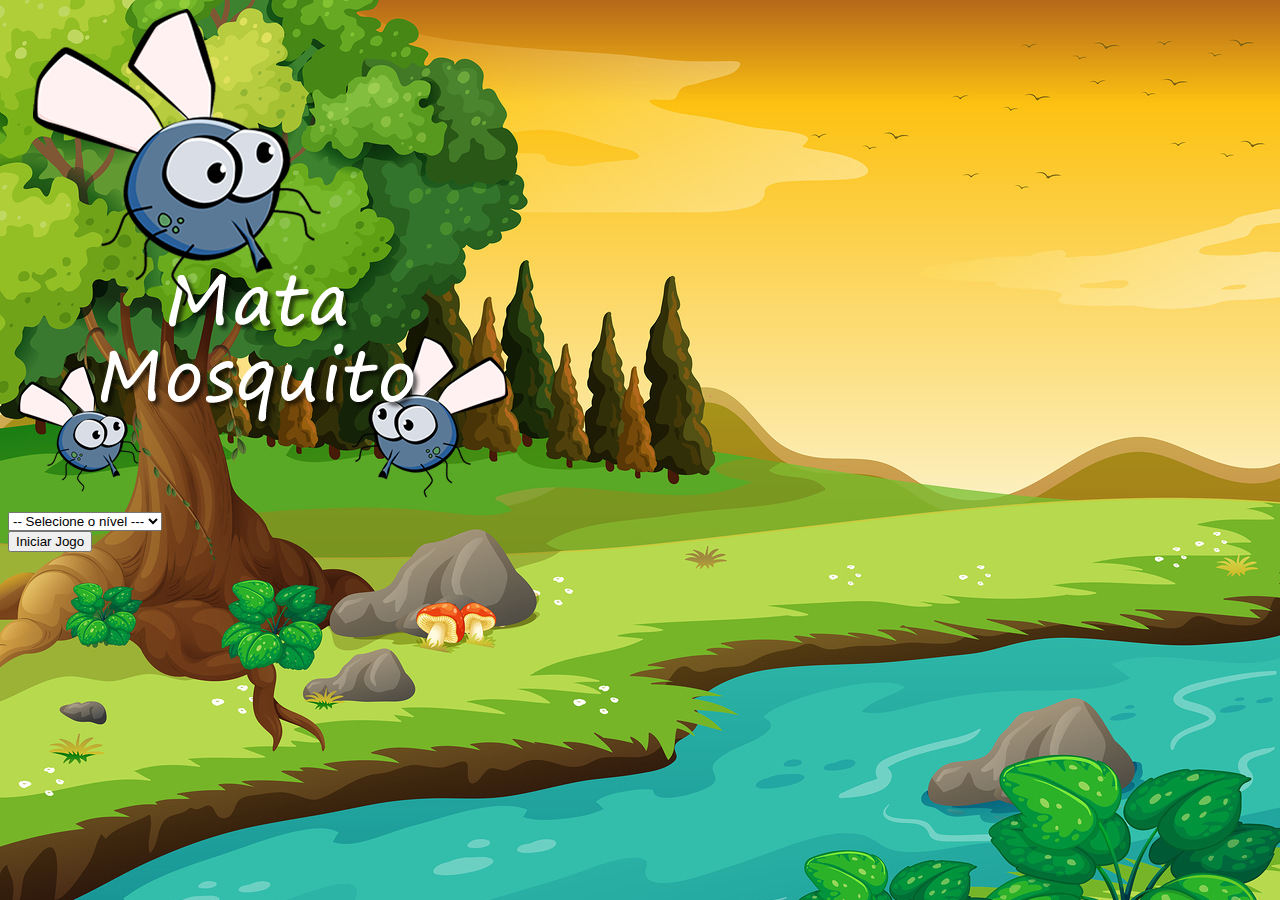
<file: index.html>
<!DOCTYPE html>
<html lang="pt-br">
    <head>
        <meta charset="UTF-8" />
        <meta http-equiv="X-UA-Compatible" content="IE=edge" />
        <meta name="viewport" content="width=device-width, initial-scale=1.0" />

        <link
        href="https://cdn.jsdelivr.net/npm/bootstrap@5.0.0-beta3/dist/css/bootstrap.min.css"
        rel="stylesheet"
        integrity="sha384-eOJMYsd53ii+scO/bJGFsiCZc+5NDVN2yr8+0RDqr0Ql0h+rP48ckxlpbzKgwra6"
        crossorigin="anonymous"
        />
        <link rel="stylesheet" href="./styles/styles.css" />

        <script>
        // selecionando niveis
        function iniciarJogo() {
            var nivel = document.getElementById('nivel').value

            if (nivel === '') {
                alert('Selecione um nível para iniciar o jogo!')
                return false
            }

            /* encaminhando parâmetros - 
                ? serve para separar a pagina dos parâmetros */
            window.location.href = 'app.html?' + nivel
        }
        </script>
        <title>Página Inicial</title>
    </head>
    <body>
        <div class="container">
            <div class="row">
                <div class="col">
                <div class="d-flex justify-content-center">
                    <img src="./image/game.png" alt="inicio de jogo" />
                </div>
                </div>
            </div>

            <div class="row">
                <div class="col">
                    <div class="d-flex justify-content-center">
                        <div class="mb-2">
                            <select class="form-control" id="nivel">
                            <option value="">-- Selecione o nível ---</option>
                            <option value="normal">Normal</option>
                            <option value="dificil">Difícil</option>
                            <option value="chucknorris">Chuck Norris</option>
                            </select>
                        </div>
                    </div>
                </div>
            </div>

            <div class="row">
                <div class="col">
                    <div class="d-flex justify-content-center">
                        <button
                        type="reset"
                        class="btn btn-danger btn-lg"
                        onClick="iniciarJogo()"
                        >
                        Iniciar Jogo
                        </button>
                    </div>
                </div>
            </div>
        </div>
    </body>
</html>
</file>
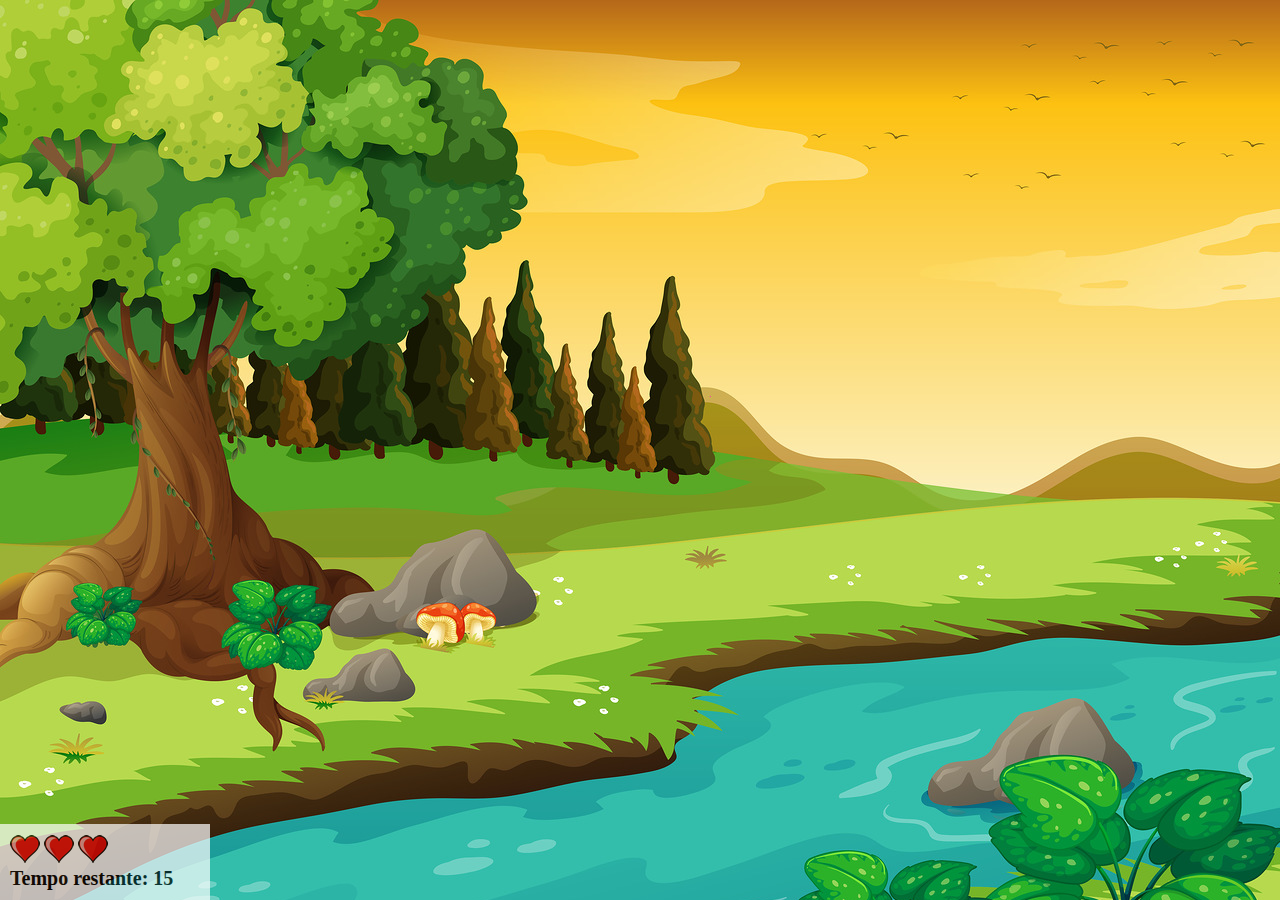
<file: app.html>
<!DOCTYPE html>
<html lang="pt-br">
  <head>
    <meta charset="UTF-8" />
    <meta name="viewport" content="width=device-width, initial-scale=1.0" />
    <title>Jogo Mata Mosquito</title>
    <link rel="stylesheet" href="/styles/styles.css" />
    <script src="/js/jogo.js"></script>
  </head>
  <body onresize="ajustaTamanhoPalcoJogo()">
    <div class="painel">
      <div class="vidas">
        <img id="vida1" src="./image/coracao_cheio.png" alt="coracao_vazio" />
        <img id="vida2" src="./image/coracao_cheio.png" alt="coracao_cheio" />
        <img id="vida3" src="./image/coracao_cheio.png" alt="coracao_cheio" />
      </div>
      <div class="cronometro">
        Tempo restante: <span id="cronometro"></span>
      </div>
    </div>

    <script>
      document.getElementById("cronometro").innerHTML = tempo;

      var criaMosca = setInterval(function () {
        posicaoRandomica();
      }, criaMoscaTempo);
    </script>
  </body>
</html>
</file>
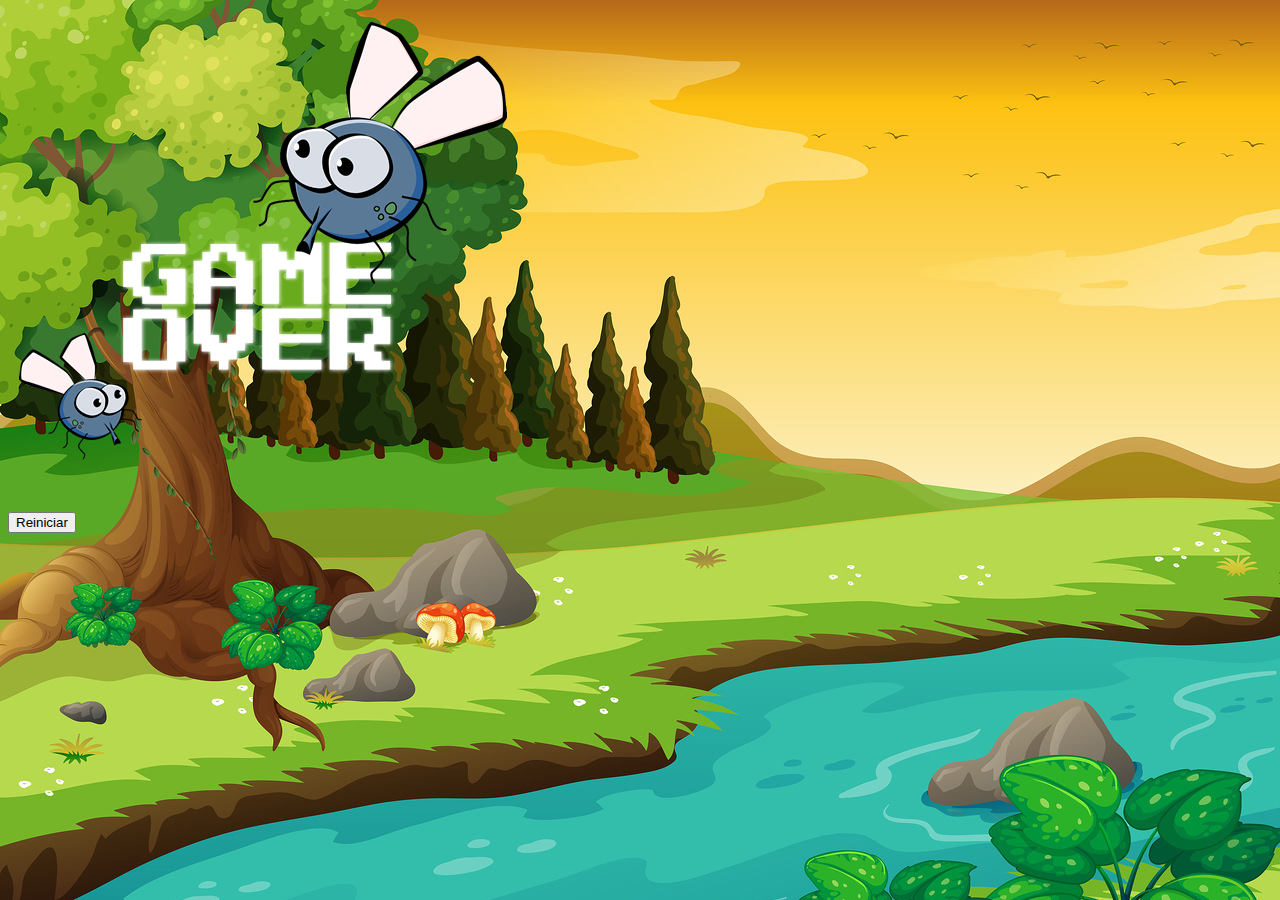
<file: fim_de_jogo.html>
<!DOCTYPE html>
<html lang="pt-br">
    <head>
        <meta charset="UTF-8" />
        <meta http-equiv="X-UA-Compatible" content="IE=edge" />
        <meta name="viewport" content="width=device-width, initial-scale=1.0" />
        <!-- CSS only -->
        <link
        href="https://cdn.jsdelivr.net/npm/bootstrap@5.0.0-beta3/dist/css/bootstrap.min.css"
        rel="stylesheet"
        integrity="sha384-eOJMYsd53ii+scO/bJGFsiCZc+5NDVN2yr8+0RDqr0Ql0h+rP48ckxlpbzKgwra6"
        crossorigin="anonymous"
        />
        <link rel="stylesheet" href="./styles/styles.css" />
        <title>GameOver</title>
    </head>
    <body>
        <div class="container">
        <div class="row">
            <div class="col">
            <div class="d-flex justify-content-center">
                <img src="./image/game_over.png" alt="fim_de_jogo" />
            </div>
            </div>
        </div>

        <div class="row">
            <div class="col">
            <div class="d-flex justify-content-center">
                <button
                type="reset"
                class="btn btn-dark btn-lg"
                onClick="window.location.href = 'index.html'"
                >
                Reiniciar
                </button>
            </div>
            </div>
        </div>
        </div>
    </body>
</html>
</file>
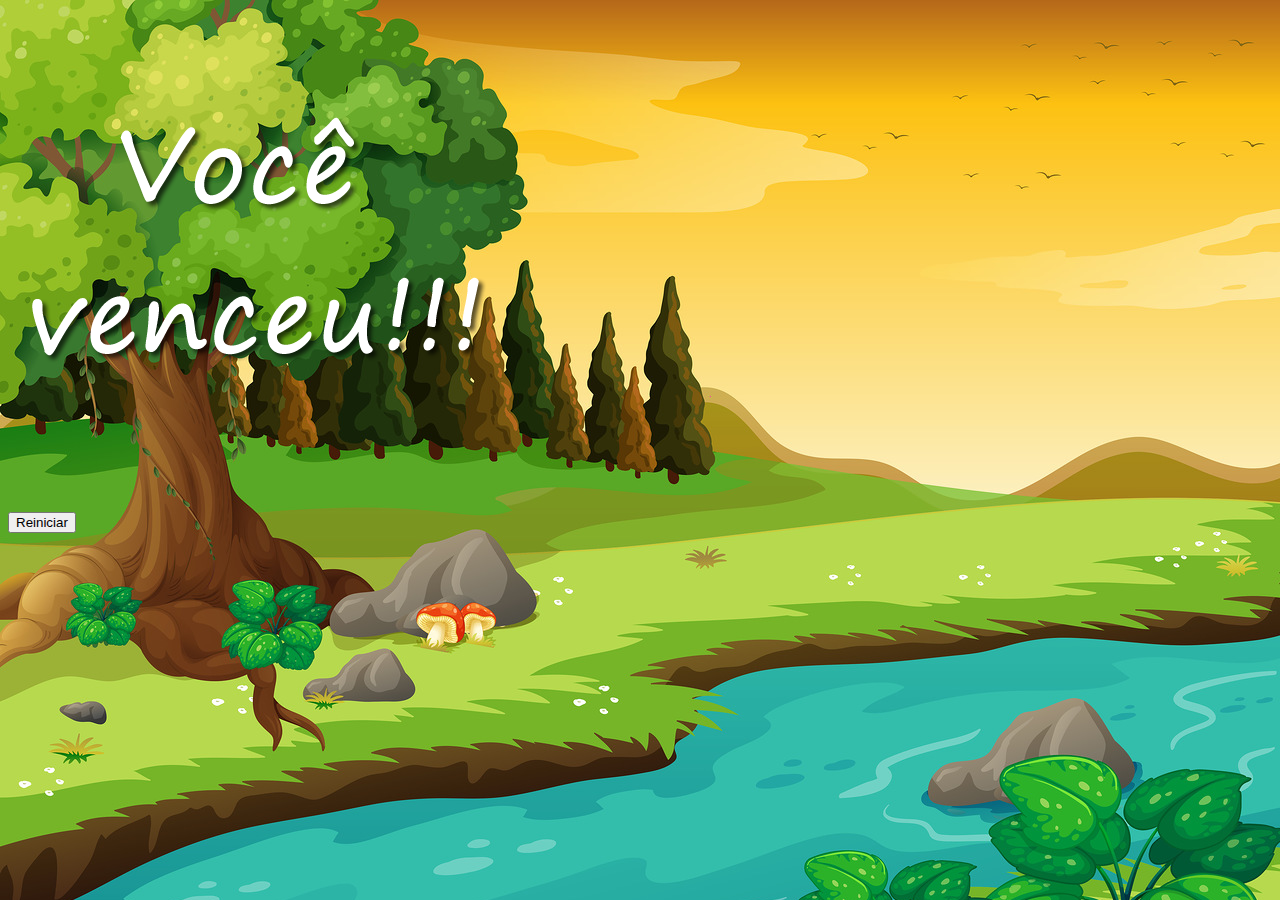
<file: vitoria.html>
<!DOCTYPE html>
<html lang="pt-br">
  <head>
    <meta charset="UTF-8" />
    <meta http-equiv="X-UA-Compatible" content="IE=edge" />
    <meta name="viewport" content="width=device-width, initial-scale=1.0" />
    <!-- CSS only -->
    <link
      href="https://cdn.jsdelivr.net/npm/bootstrap@5.0.0-beta3/dist/css/bootstrap.min.css"
      rel="stylesheet"
      integrity="sha384-eOJMYsd53ii+scO/bJGFsiCZc+5NDVN2yr8+0RDqr0Ql0h+rP48ckxlpbzKgwra6"
      crossorigin="anonymous"
    />
    <link rel="stylesheet" href="./styles/styles.css" />
    <title>Vitória</title>
  </head>
  <body>
    <div class="container">
      <div class="row">
        <div class="col">
          <div class="d-flex justify-content-center">
            <img src="./image/vitoria.png" alt="img de vitoria" />
          </div>
        </div>
      </div>

      <div class="row">
        <div class="col">
          <div class="d-flex justify-content-center">
            <button
              type="reset"
              class="btn btn-dark btn-lg"
              onClick="window.location.href = 'index.html'"
            >
              Reiniciar
            </button>
          </div>
        </div>
      </div>
    </div>
  </body>
</html>
</file>
<file: styles/styles.css>
html{
  cursor: url(../image/mata_mosca.png) 30 30, auto;
}

body{
    background-image: url(../image/bg.jpg);
}

/* Tamanho randômico */
.mosquito1 {
  width: 50px;
  height: 50px;
}

.mosquito2 {
  width: 70px;
  height: 70px;
}

.mosquito3 {
  width: 90px;
  height: 90px;
}

/* lado randômico */
.ladoA{
    transform: scaleX(1);
}
.ladoB{
    transform: scaleX(-1);
}

/* painel */
.painel{
    position: absolute;
    width: 190px;
    left: 0px;
    padding: 10px;
    bottom: 0px;
    border-top: solid 1px #ffff;
    background-color: #fff;
    opacity: 0.7;
}

.vidas{
    float: left;
}

.cronometro{
    float: left;
    font-size: 20px;
    font-weight: bold;
}
</file>
